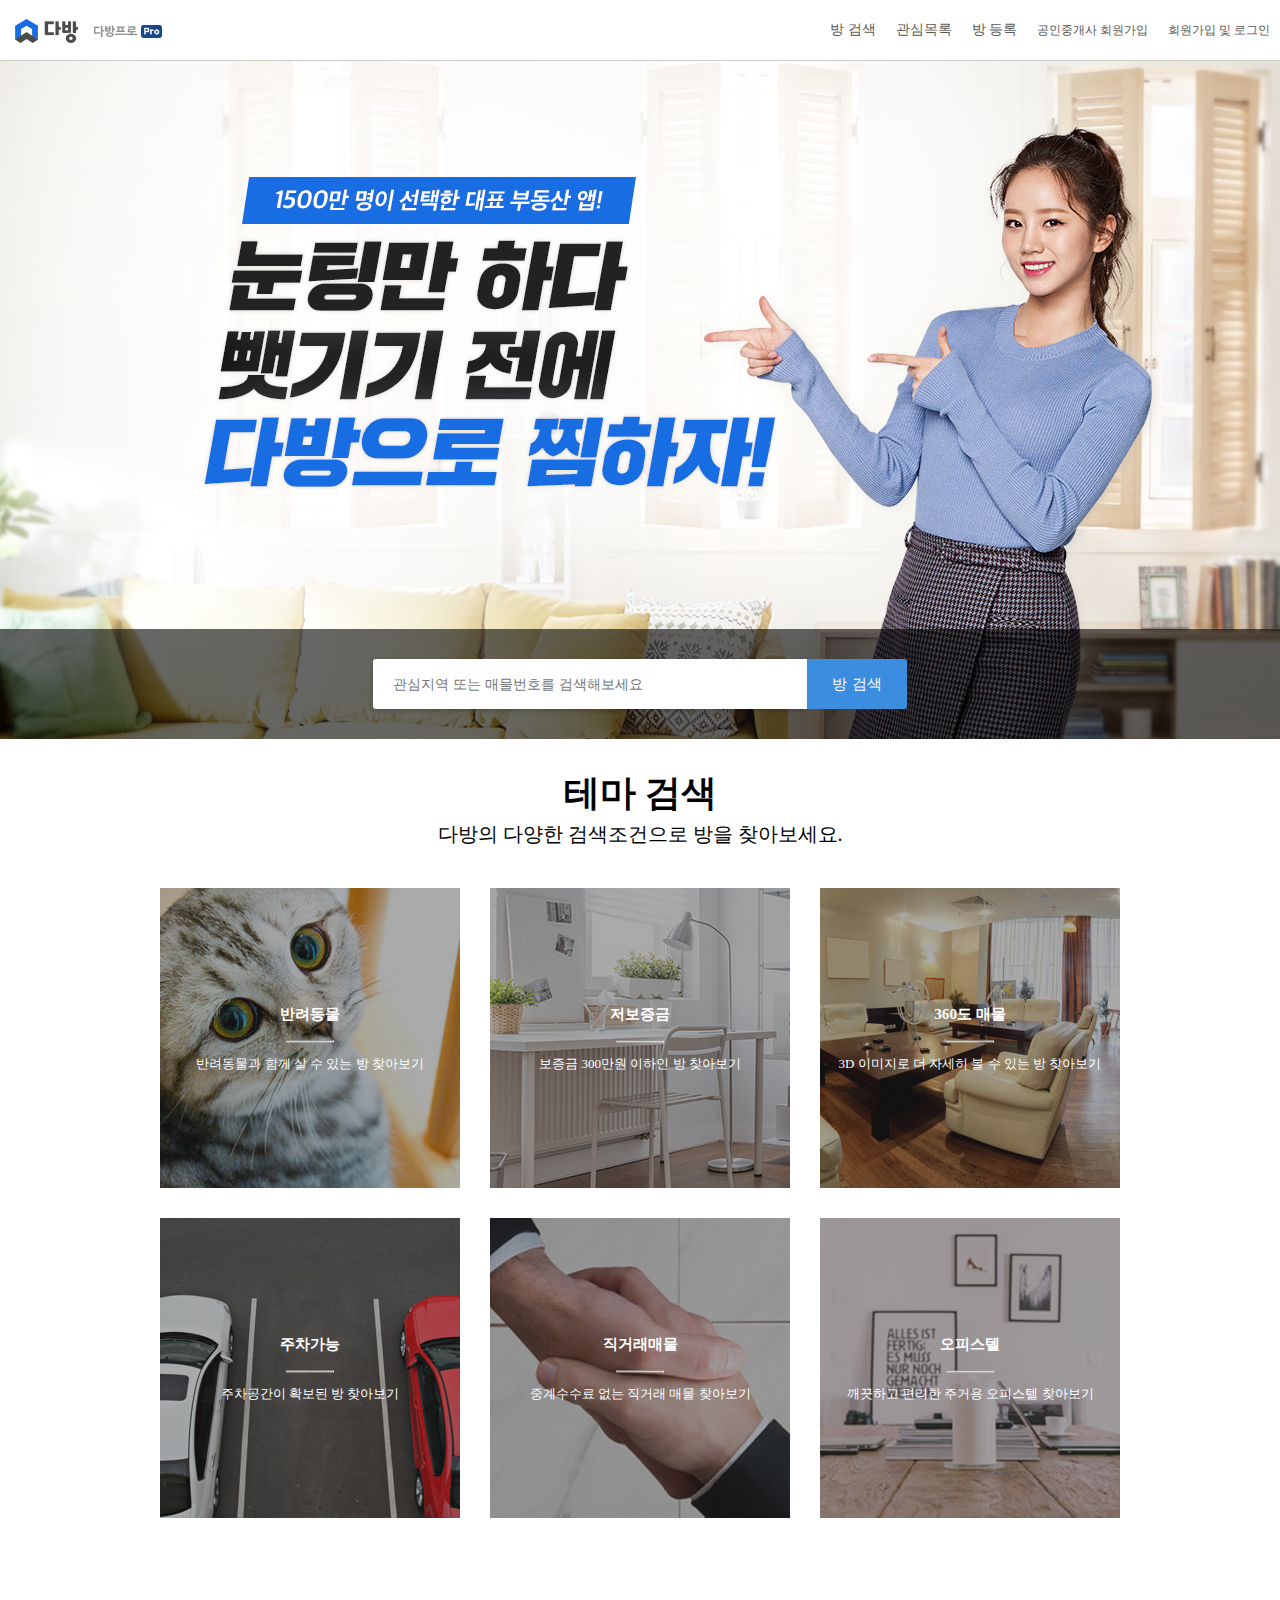
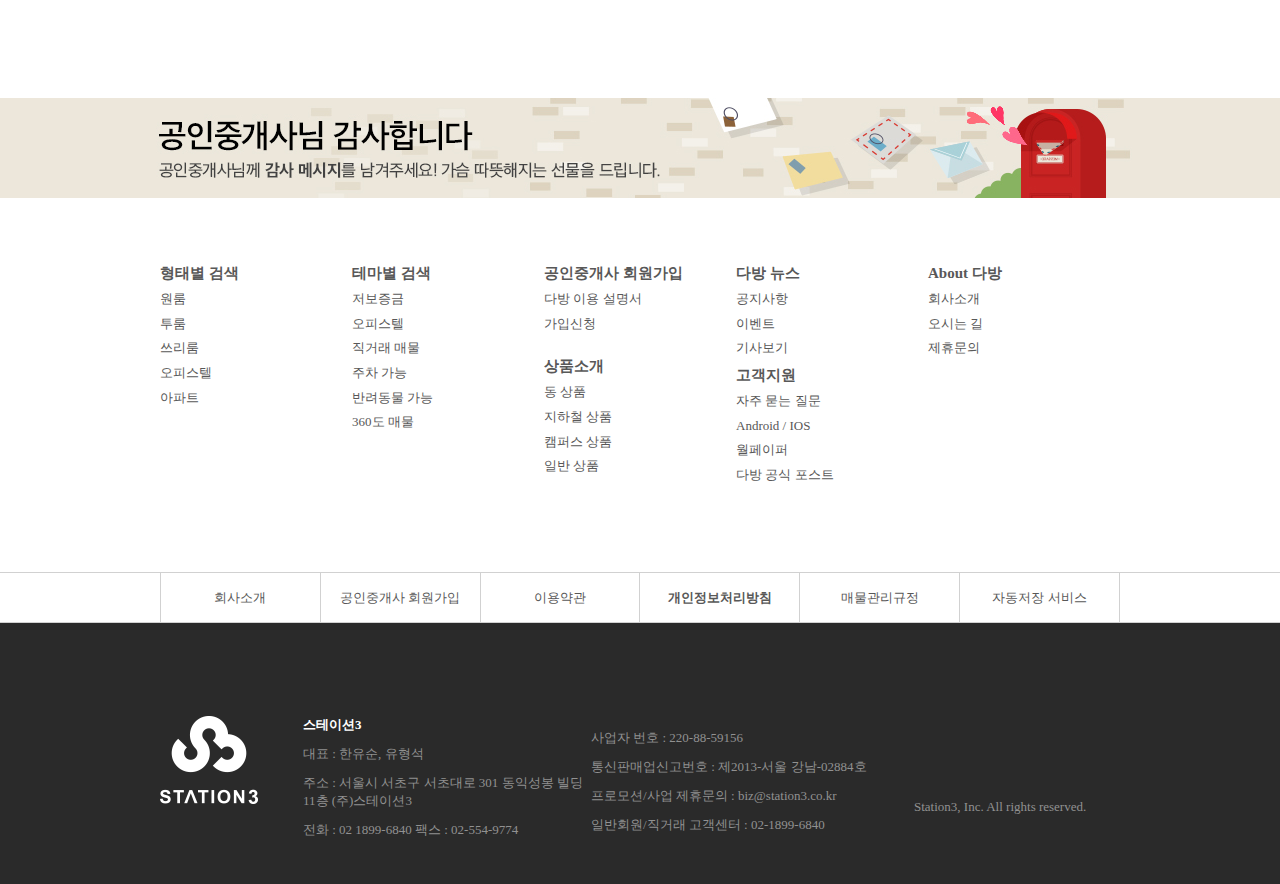
<file: WPS_1week/0907JungMongkyo_TIL/html/index.html>
<!DOCTYPE html>
<html lang="ko">
<head>
  <meta charset="UTF-8">
  <meta name="viewport" content="width=device-width, initial-scale=1.0">
  <meta http-equiv="X-UA-Compatible" content="ie=edge">
  <title>Document</title>
  <link rel="stylesheet" href="../css/style.css">
</head>
<body>
  <div id="wrap">
    <header class="main-header">
      <nav class="clearfix">
        <!--
        메뉴를 수평 배치시킬때는 display: inline-block대신
        'float'속성을 사용
         -->
        <ul class="left horizontal">
          <li><a href="#"><img src="../images/logo.png" alt=""></a></li>
          <li><a href="#"><img src="../images/icon_pro.png" alt=""></a></li>
        </ul>
        <div class="right horizontal">
          <ul class="room-list horizontal">
            <li><a href="#">방 검색</a></li>
            <li><a href="#">관심목록</a></li>
            <li><a href="#">방 등록</a></li>
          </ul>
          <ul class="auth-list horizontal">
            <li><a href="#">공인중개사 회원가입</a></li>
            <li><a href="#">회원가입 및 로그인</a></li>
          </ul>
        </div>
      </nav>
      <div class="search-container">
        <!--
        1. 이미지를 나타나게 하기
          background-image 사용
            background-repeat
            background-position
            background-size <- 검색해서 어떤역할인지 보기
        2. 반투명 검은색 배경을 아래쪽에 표시
          position
            absolute
         -->
         <div class="input-bg">
           <form action="" class="clearfix">
             <input type="text" placeholder="관심지역 또는 매물번호를 검색해보세요">
             <button type="submit">방 검색</button>
           </form>
         </div>
      </div>
    </header>

    <section class="theme-search clearfix">
      <h2>테마 검색</h2>
      <p class="title-description">다방의 다양한 검색조건으로 방을 찾아보세요.</p>
      <ul class="contents">
        <!--
          position: absolute;

          요소의 크기 변경
          transform: scale();
        -->
        <li>
          <div class="bg pet"></div>
          <div class="mask"></div>
          <div class="typo">
            <h3>반려동물</h3>
            <hr>
            <p>반려동물과 함께 살 수 있는 방 찾아보기</p>
          </div>
        </li>
        <li>
          <div class="bg guarantee"></div>
          <div class="mask"></div>
          <div class="typo">
            <h3>저보증금</h3>
            <hr>
            <p>보증금 300만원 이하인 방 찾아보기</p>
          </div>
        </li>
        <li>
          <div class="bg threeturn"></div>
          <div class="mask"></div>
          <div class="typo">
            <h3>360도 매물</h3>
            <hr>
            <p>3D 이미지로 더 자세히 볼 수 있는 방 찾아보기</p>
          </div>
        </li>
        <li>
          <div class="bg parking"></div>
          <div class="mask"></div>
          <div class="typo">
            <h3>주차가능</h3>
            <hr>
            <p>주차공간이 확보된 방 찾아보기</p>
          </div>
        </li>
        <li>
          <div class="bg direct"></div>
          <div class="mask"></div>
          <div class="typo">
            <h3>직거래매물</h3>
            <hr>
            <p>중계수수료 없는 직거래 매물 찾아보기</p>
          </div>
        </li>
        <li>
          <div class="bg officetel"></div>
          <div class="mask"></div>
          <div class="typo">
            <h3>오피스텔</h3>
            <hr>
            <p>깨끗하고 편리한 주거용 오피스텔 찾아보기</p>
          </div>
        </li>
      </ul>
    </section>
    <div class="thanksline">
      <div class="thanks"></div>
    </div>
    <section class="information clearfix">
      <ul>
        <h3>형태별 검색</h3>
        <li><a href="#">원룸</a></li>
        <li><a href="#">투룸</a></li>
        <li><a href="#">쓰리룸</a></li>
        <li><a href="#">오피스텔</a></li>
        <li><a href="#">아파트</a></li>
      </ul>
      <ul>
        <h3>테마별 검색</h3>
        <li><a href="#">저보증금</a></li>
        <li><a href="#">오피스텔</a></li>
        <li><a href="#">직거래 매물</a></li>
        <li><a href="#">주차 가능</a></li>
        <li><a href="#">반려동물 가능</a></li>
        <li><a href="#">360도 매물</a></li>
      </ul>
      <ul>
        <h3>공인중개사 회원가입</h3>
        <li><a href="#">다방 이용 설명서</a></li>
        <li><a href="#">가입신청</a></li>
        <br>
        <h3>상품소개</h3>
        <li><a href="#">동 상품</a></li>
        <li><a href="#">지하철 상품</a></li>
        <li><a href="#">캠퍼스 상품</a></li>
        <li><a href="#">일반 상품</a></li>
      </ul>
      <ul>
        <h3>다방 뉴스</h3>
        <li><a href="#">공지사항</a></li>
        <li><a href="#">이벤트</a></li>
        <li><a href="#">기사보기</a></li>
        <h3>고객지원</h3>
        <li><a href="#">자주 묻는 질문</a></li>
        <li><a href="#">Android / IOS</a></li>
        <li><a href="#">월페이퍼</a></li>
        <li><a href="#">다방 공식 포스트</a></li>
      </ul>
      <ul>
        <h3>About 다방</h3>
        <li><a href="#">회사소개</a></li>
        <li><a href="#">오시는 길</a></li>
        <li><a href="#">제휴문의</a></li>
      </ul>
    </section>
    <div class="buttonbox">
      <div class="buttonbox-list">
        <ul>
          <li id="firstlist-left"><a href="#" target="_blank">회사소개</a></li>
          <li><a href="#" target="_blank">공인중개사 회원가입</a></li>
          <li><a href="#" target="_blank">이용약관</a></li>
          <li id="fontlist-bold"><a href="#" target="_blank">개인정보처리방침</a></li>
          <li><a href="#" target="_blank">매물관리규정</a></li>
          <li><a href="#" target="_blank">자동저장 서비스</a></li>
        </ul>
      </div>
    </div>
    <div class="last-container">
      <div class="last-container-info clearfix">
        <div class="station-img">
          <a href="#"><img src="../images/station3.png" target="_blank"></a>
        </div>
        <div class="station-information">
          <ul class="station-information-korean">
            <li><em>스테이션3</em></li>
            <li>대표 : 한유순, 유형석</li>
            <li class="korean-padding">주소 : 서울시 서초구 서초대로 301 동익성봉 빌딩 11층 (주)스테이션3</li>
            <li>
              <span>전화 : 02 1899-6840</span>
              <span>팩스 : 02-554-9774</span>
            </li>
          </ul>
          <ul class="business-information">
            <li>사업자 번호 : 220-88-59156</li>
            <li>통신판매업신고번호 : 제2013-서울 강남-02884호</li>
            <li>프로모션/사업 제휴문의 : <a href="#">biz@station3.co.kr</a></li>
            <li>일반회원/직거래 고객센터 : 02-1899-6840</li>
          </ul>
          <ul class="last-information">
            <li><p>Station3, Inc. All rights reserved.</p></li>
          </ul>
        </div>

      </div>

    </div>
  </div>
</body>
</html>
</file>
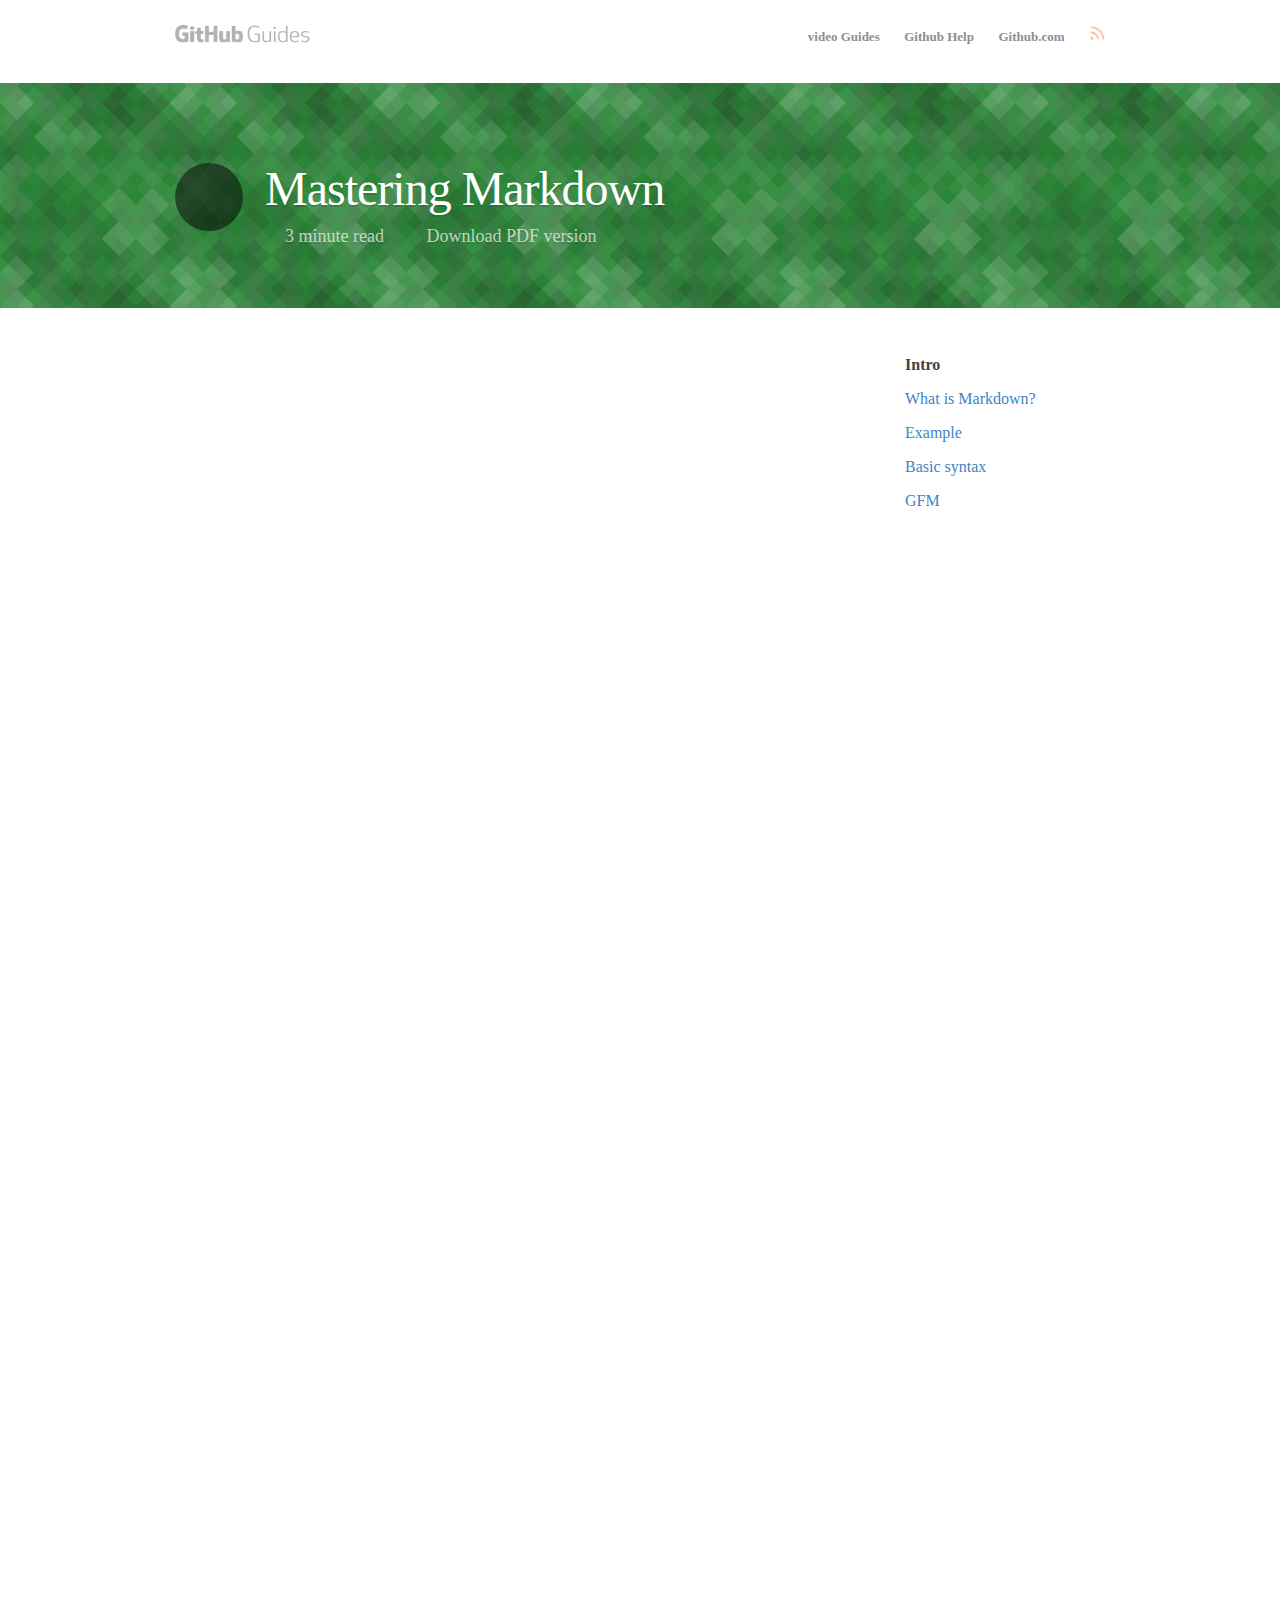
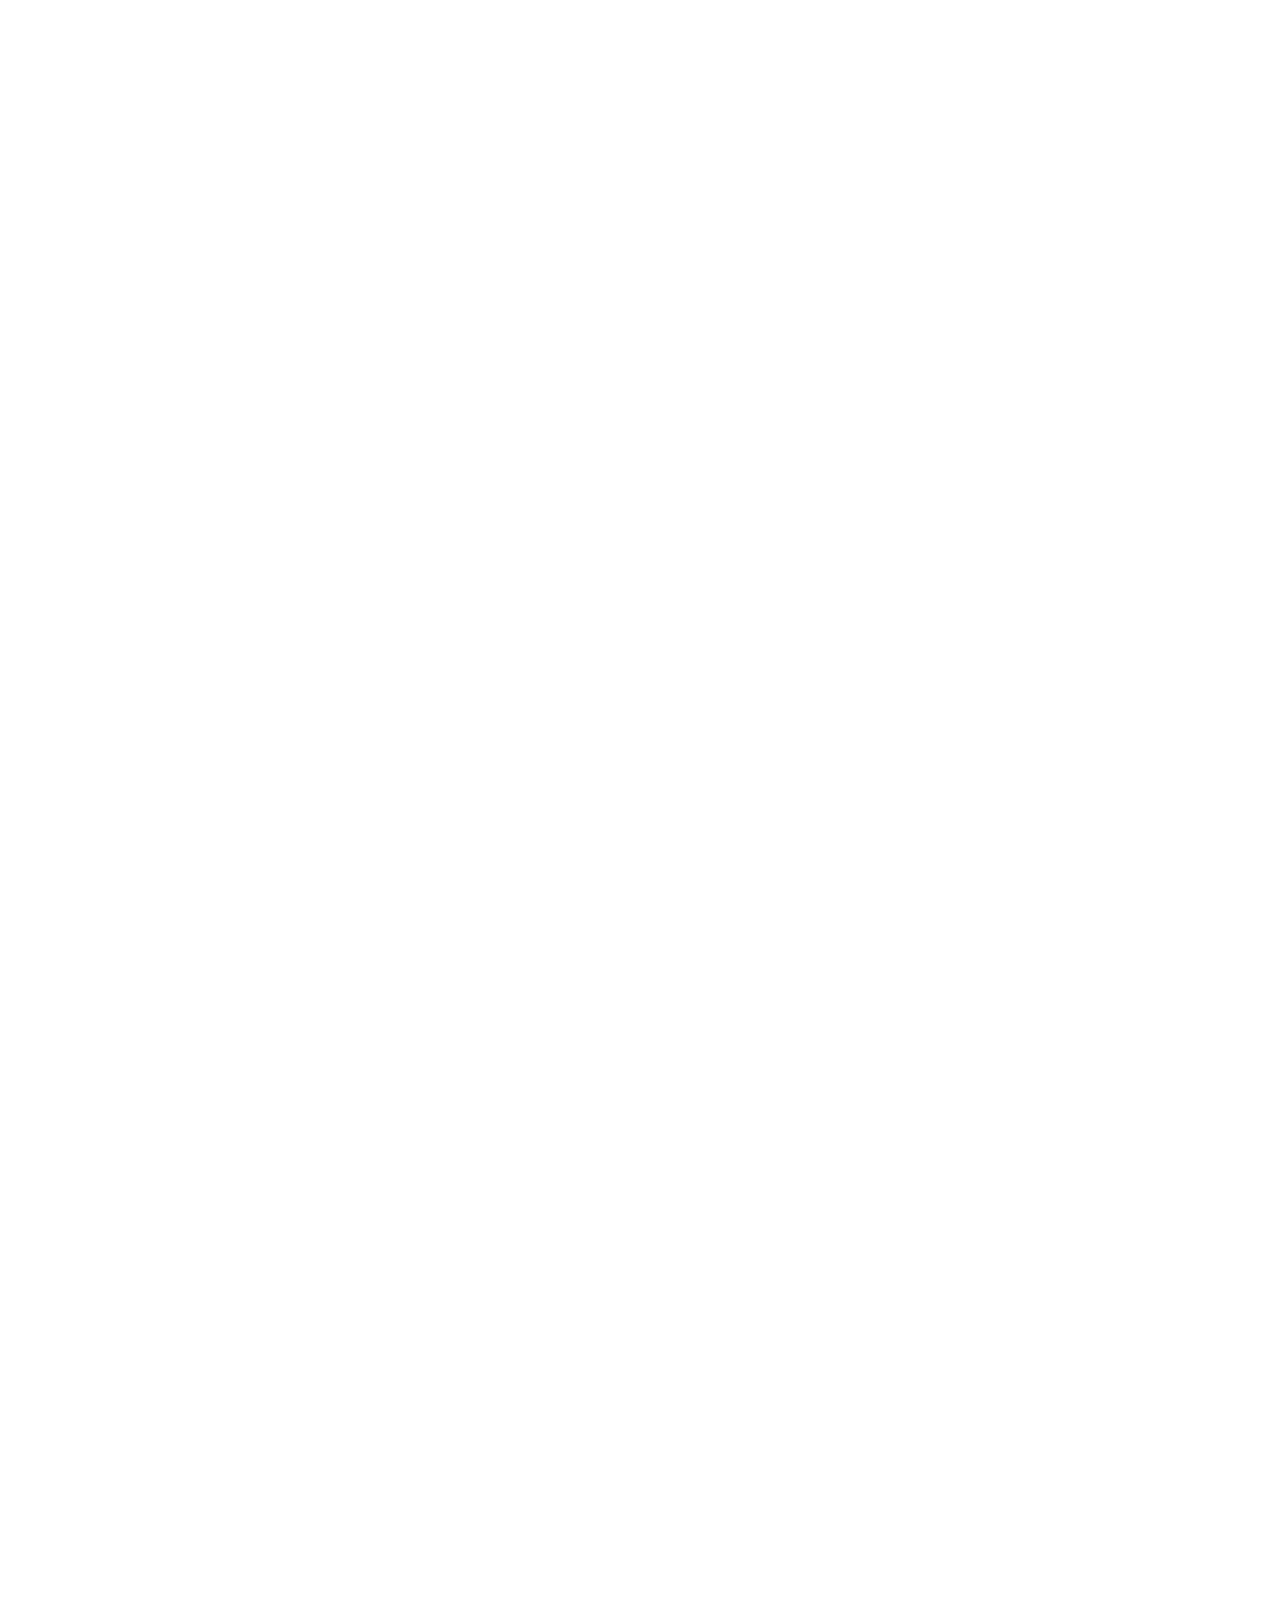
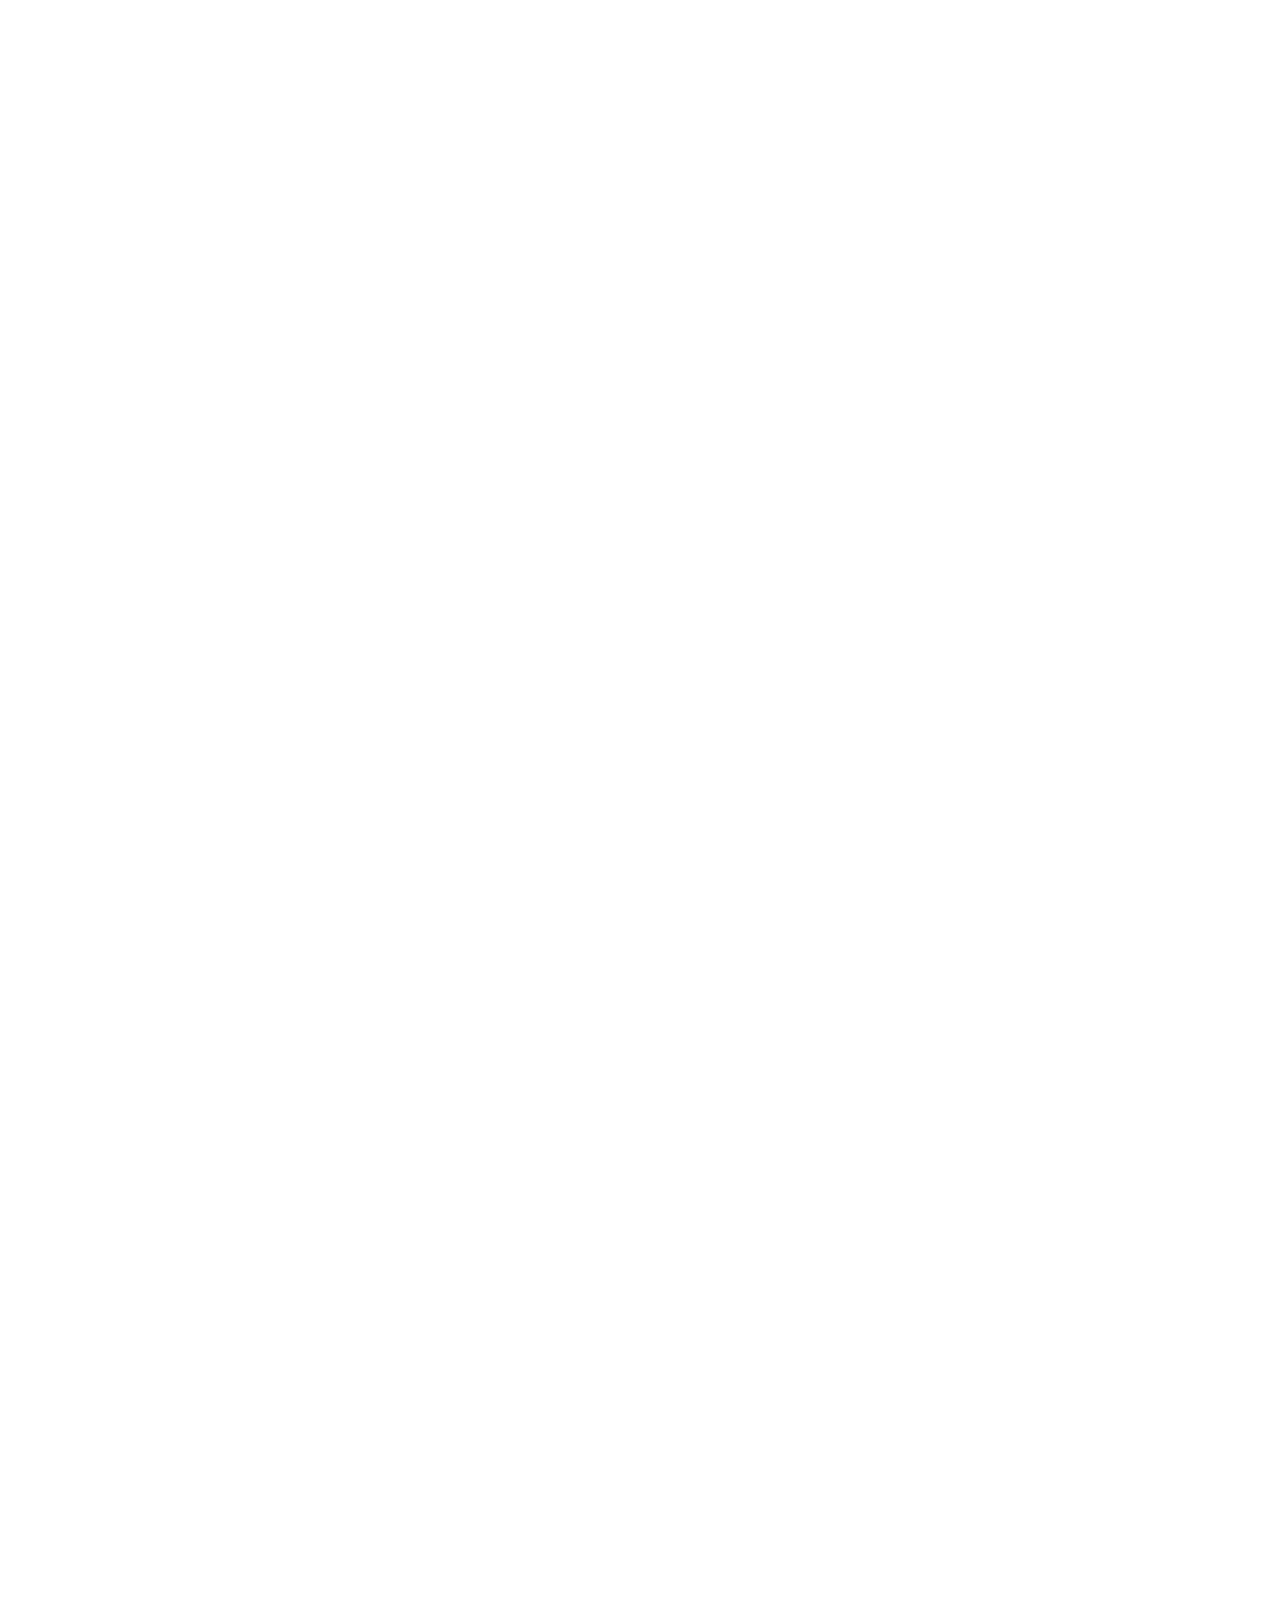
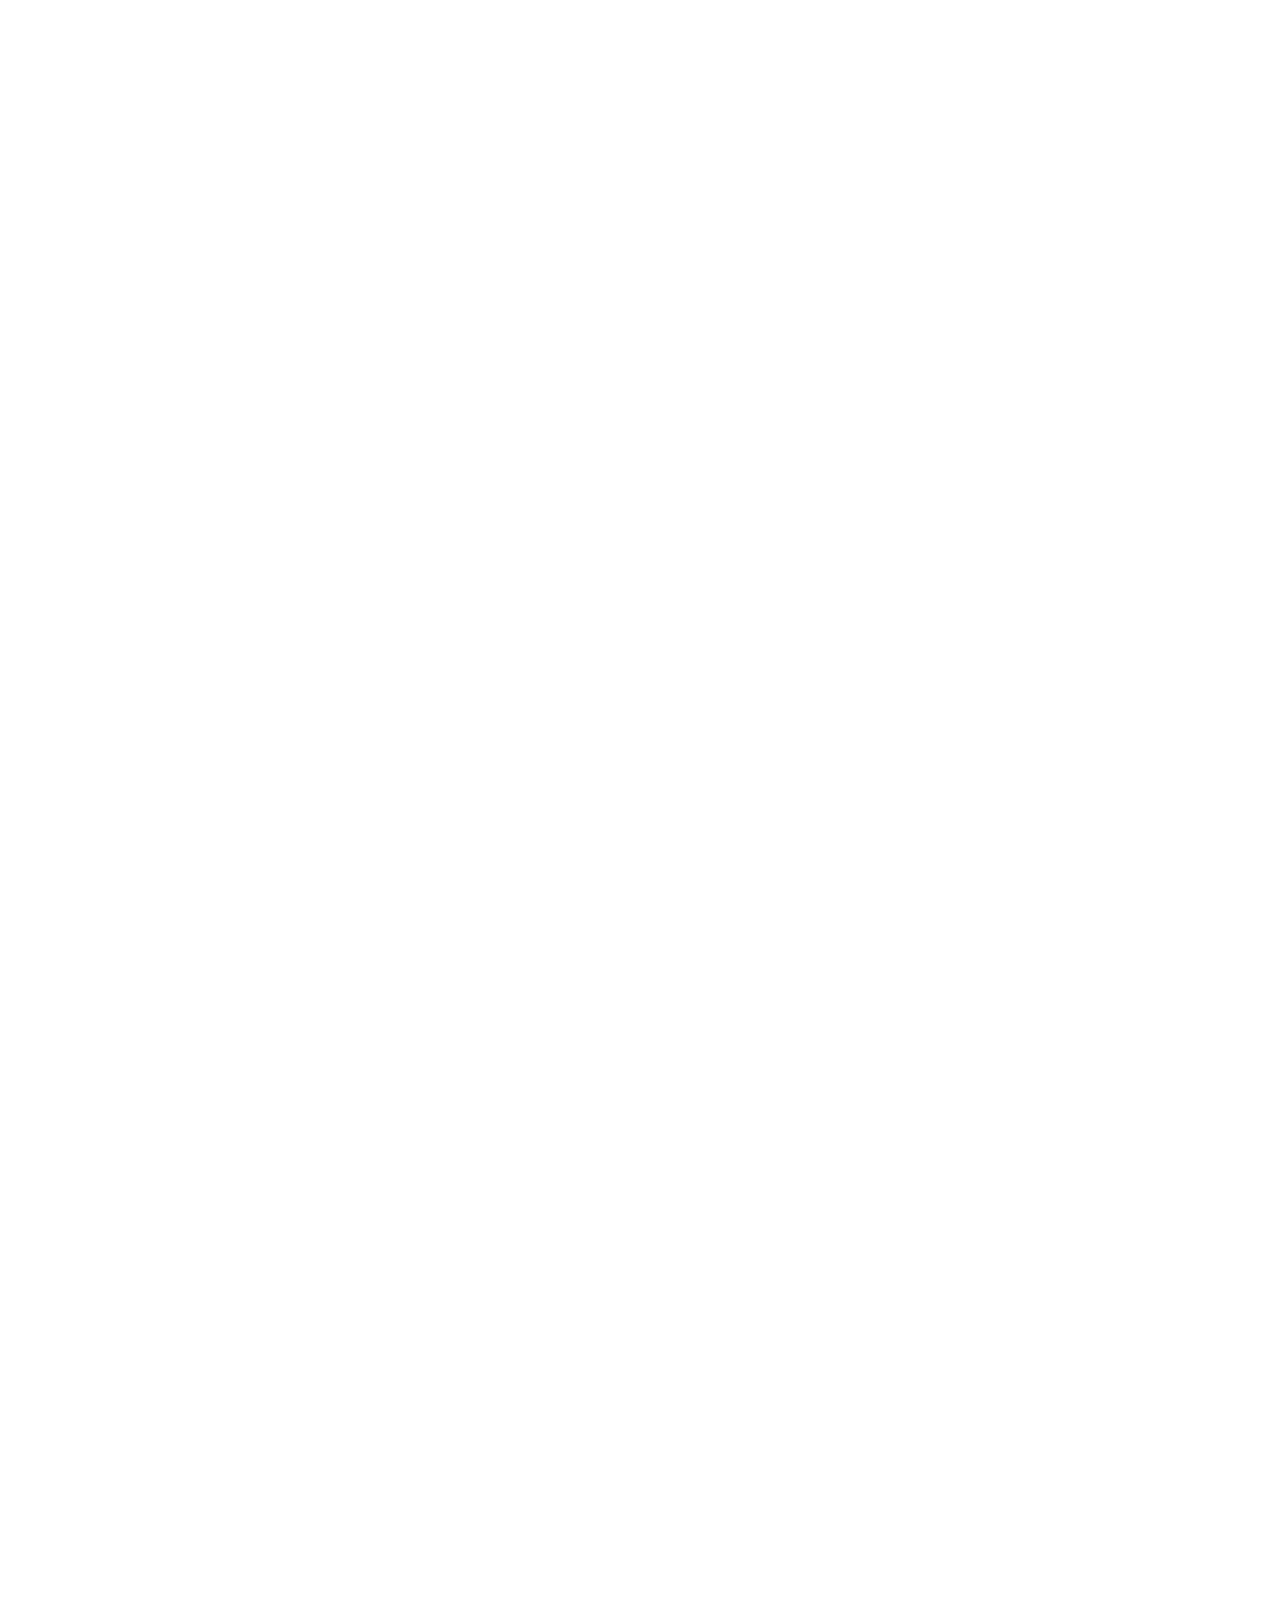
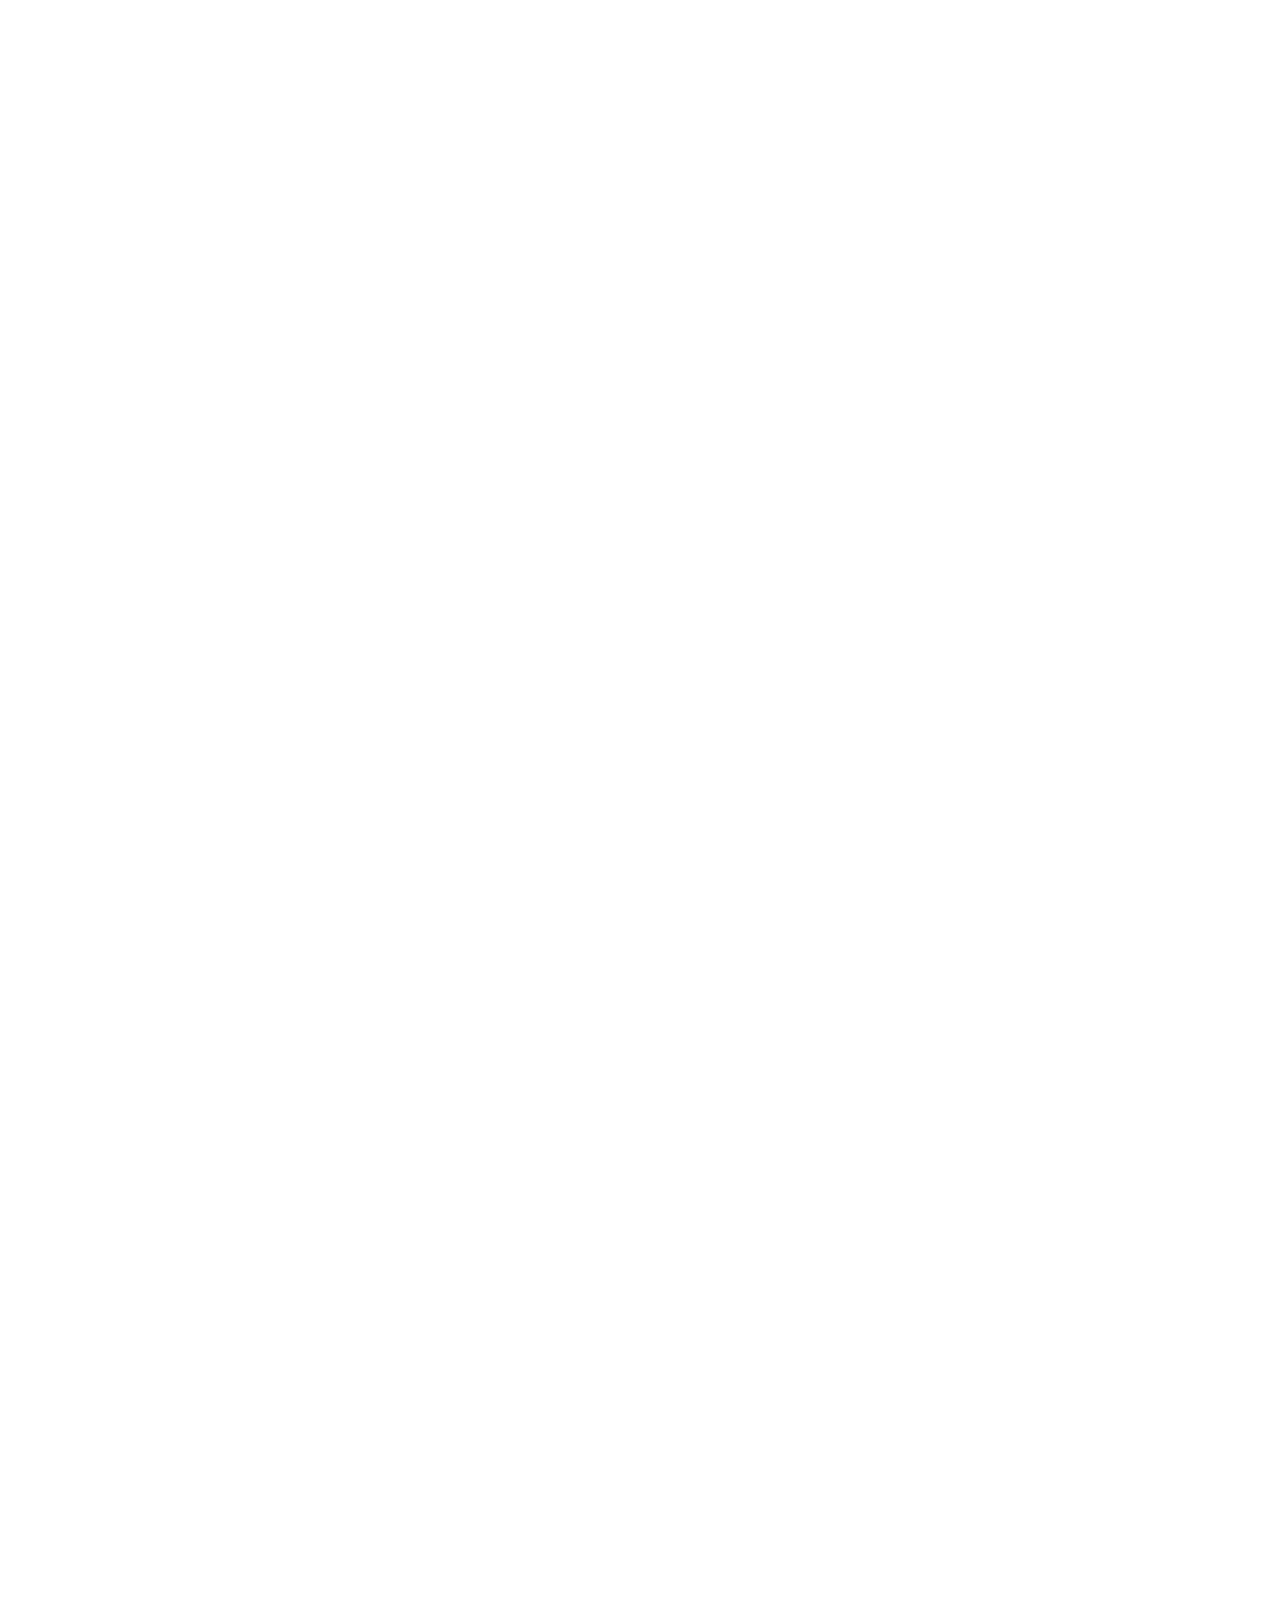
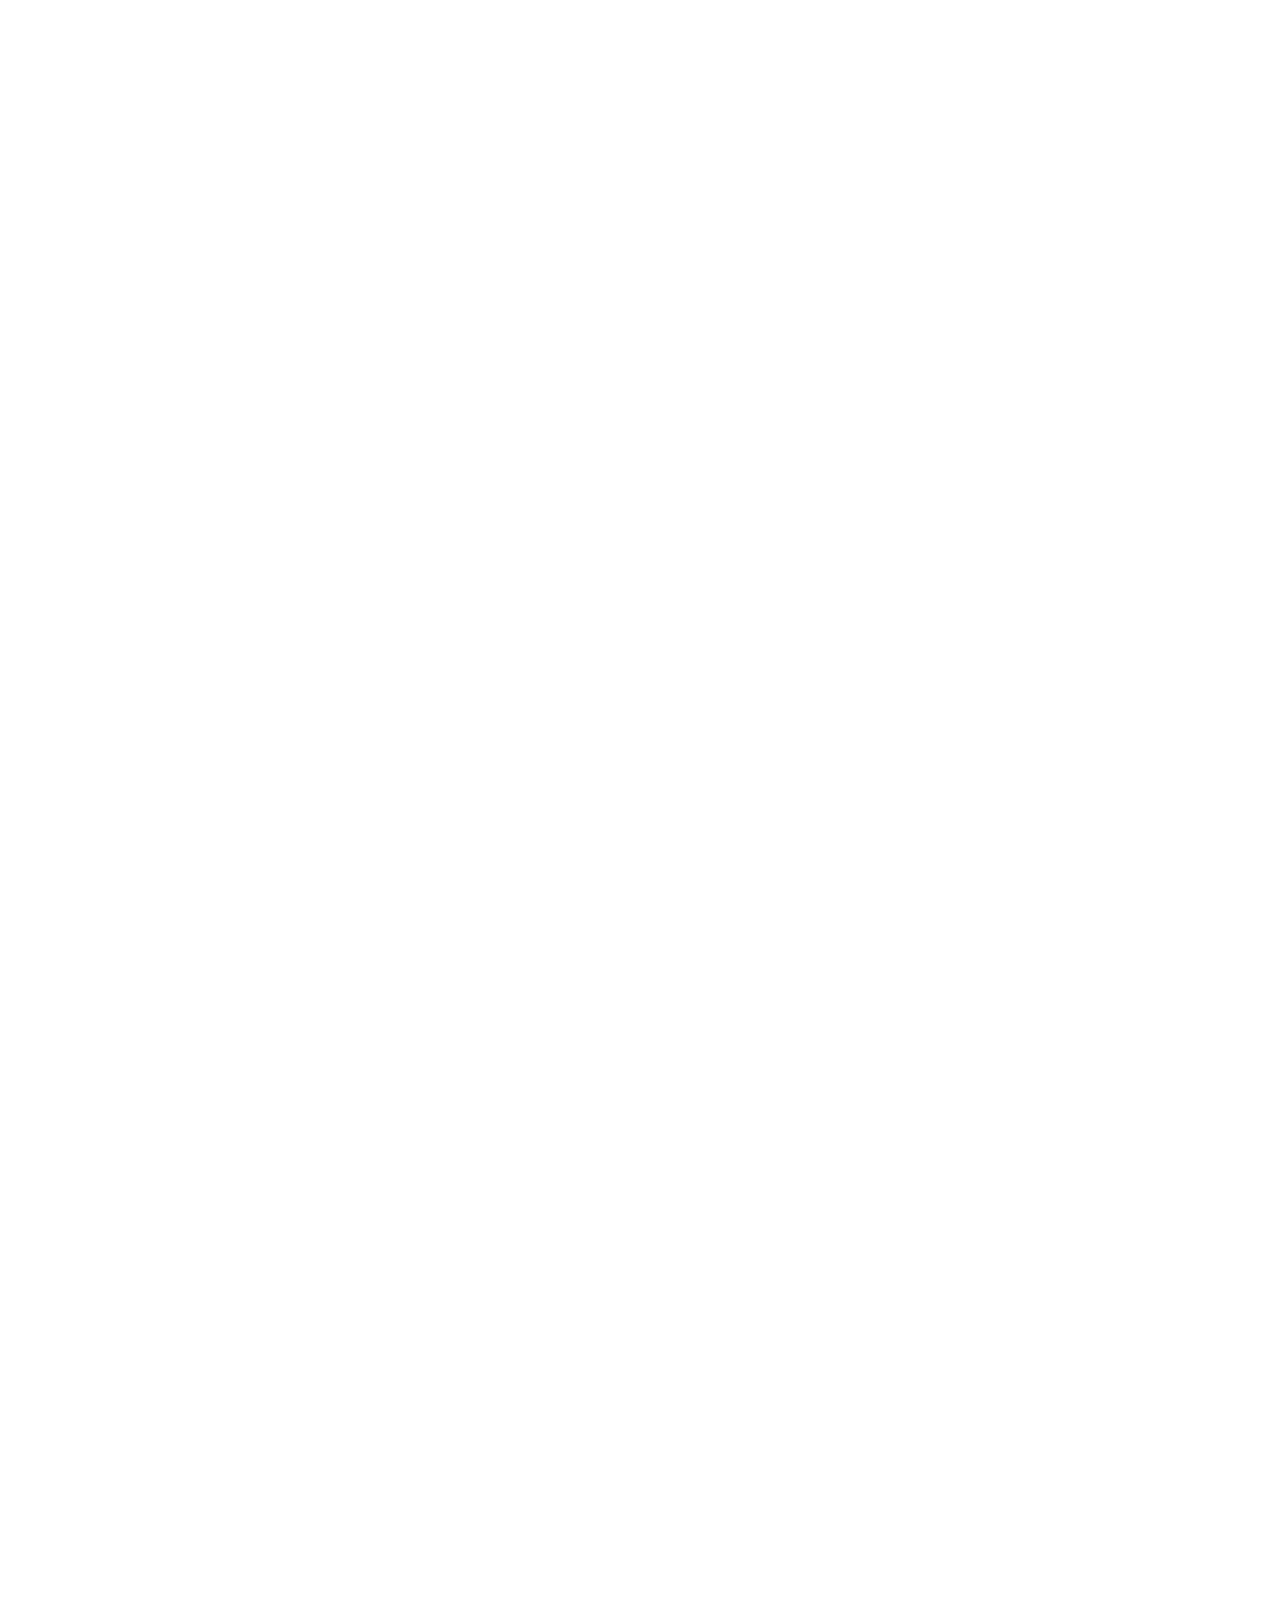
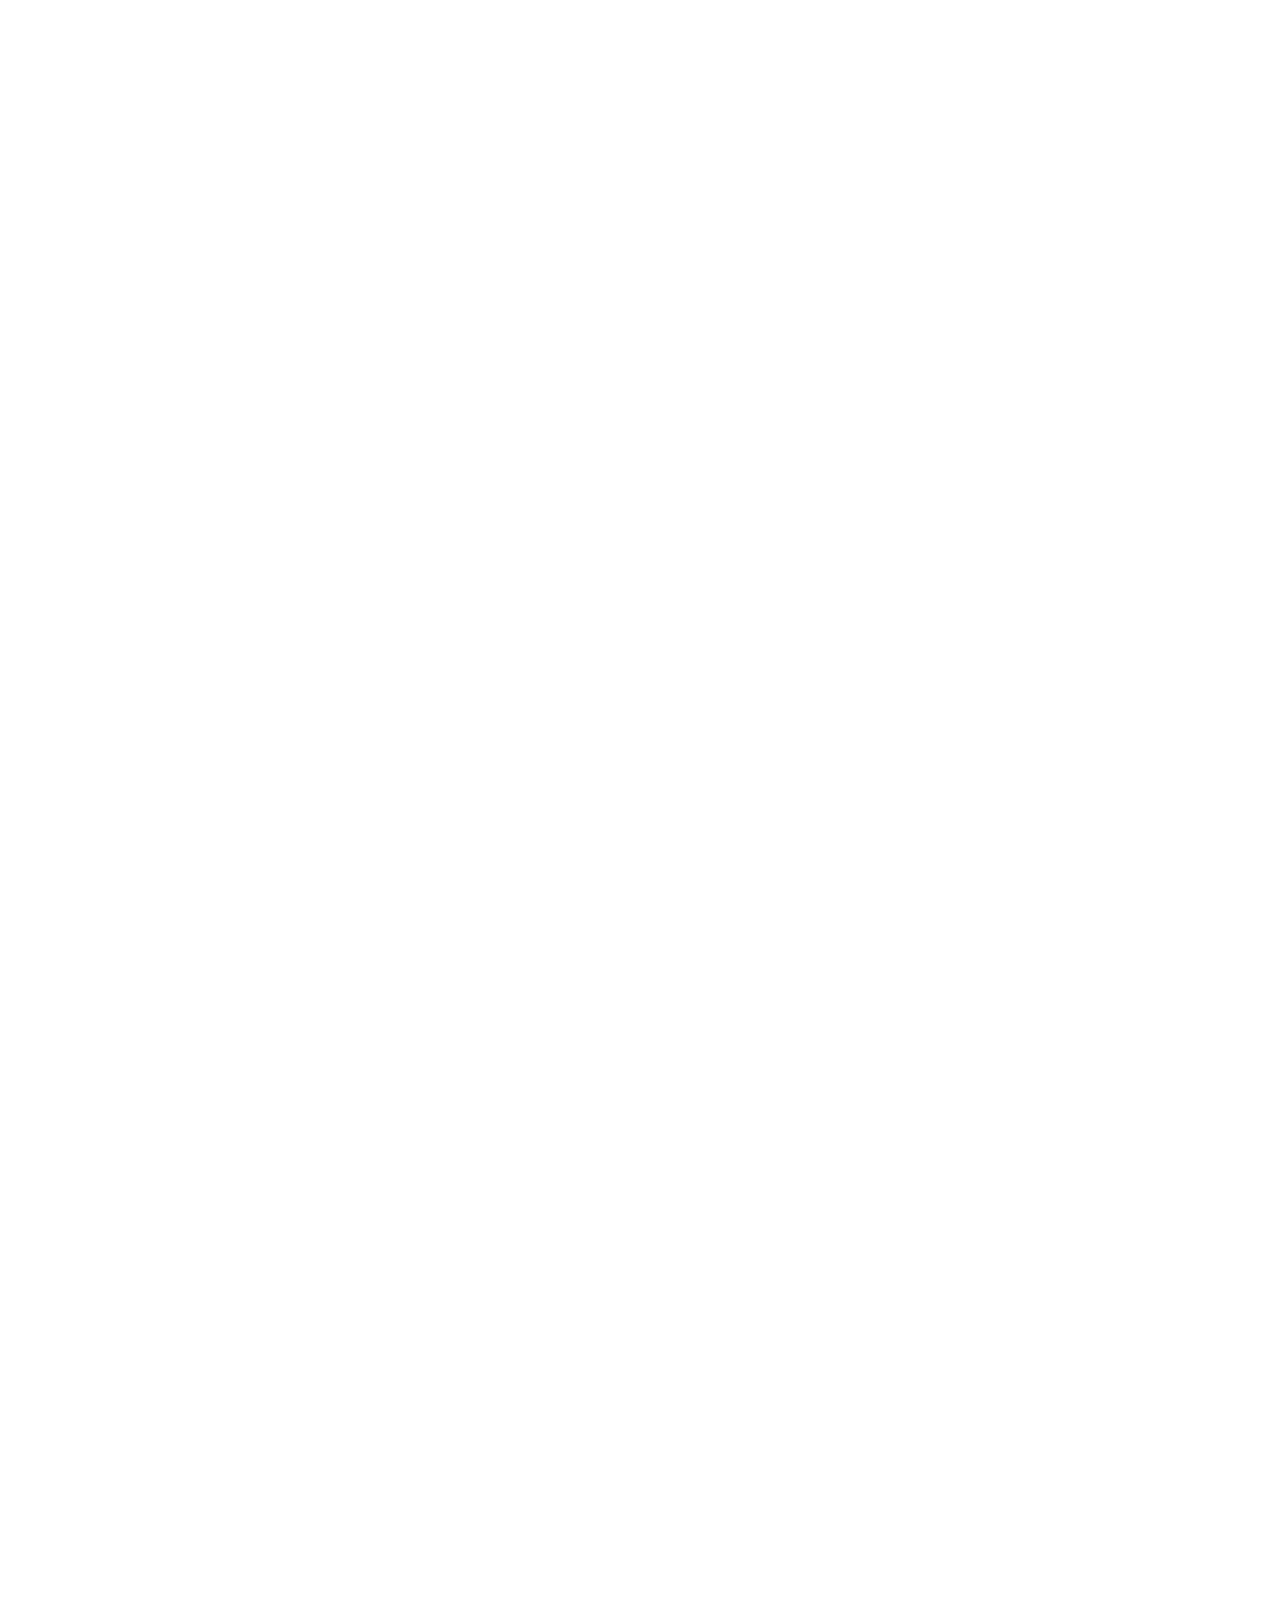
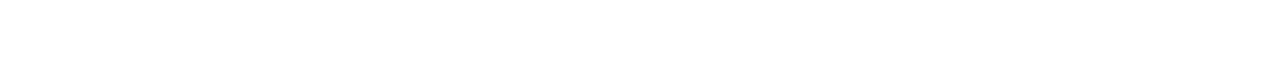
<file: WPS_2week/0910JungMongKyo_TIL/html_practice_MarkdownDocumatation/html/html_github_main.html>
<!DOCTYPE html>
<html lang="en">
<head>
  <meta charset="UTF-8">
  <meta name="viewport" content="width=device-width, initial-scale=1.0">
  <meta http-equiv="X-UA-Compatible" content="ie=edge">
  <title>Document</title>
  <link rel="stylesheet" href="../css/style.css">
</head>
<body>
  <header>
    <div class="top-wrap clearfix">
      <ul class="top-link">
        <li><a href="#"></a>video Guides</li>
        <li><a href="#"></a>Github Help</li>
        <li><a href="#"></a>Github.com</li>
        <li class="li-images-wifi"><img src="../images/wifi_image.png" width="16" height="16"></li>
      </ul>
      <a href="#"><img src="../images/logo.png" width="136" height="25" class="logo_image"></a>
    </div>
  </header>
  <article class="full">
    <div class="bg-green green-option">
      <div class="wrap">
        <div class="icon_container"></div>
        <h1>Mastering Markdown</h1>
        <span class="article_time">3 minute read</span>
        <a href="#" class="download_pdf"> Download PDF version</a>
      </div>
    </div>
    <div class="wrap_two">
      <div class="toc_wrapper">
        <ol class="toc_toc">
          <li class="intro"><a href="#"></a>Intro</li>
          <li><a href="#" class="what">What is Markdown?</a></li>
          <li><a href="#" class="example">Example</a></li>
          <li><a href="#" class="basic">Basic syntax</a></li>
          <li><a href="#" class="gfm">GFM</a></li>
        </ol>
      </div>
    </div>
    <div class="markdown_body">

    </div>
  </article>

</body>
</html>
</file>
<file: WPS_1week/0907JungMongkyo_TIL/css/style.css>
@charset "UTF-8";
a {
  text-decoration: none;
  color: #585858;
}

li, ul {
  list-style-type: none;
}

html, body {
  padding: 0;
  margin: 0;
  font-size: 13px;
}

/* 자식들을 수평배열할 요소에 대한 범용 클래스 */
.horizontal {
  padding: 0;
  margin: 0;
  list-style-type: none;
}

.horizontal > * {
  float: left;
}

.clearfix::after {
  content: '';
  display: block;
  clear: both;
}

header.main-header > nav {
  border-bottom: 1px solid #ccc;
}

header.main-header > nav > ul.left {
  float: left;
}

header.main-header > nav > ul.left > li:first-of-type {
  margin-left: 15px;
  margin-right: 15px;
}

header.main-header > nav > .right {
  float: right;
}

header.main-header > nav > .right > ul > li > a {
  color: #585858;
  text-decoration: none;
  padding: 0 3px;
  margin: 0 7px;
}

header.main-header > nav > .right > .room-list {
  font-size: 14px;
}

header.main-header > nav > .right > .auth-list {
  font-size: 12px;
}

header.main-header > nav ul > li > a {
  display: inline-block;
  height: 60px;
  line-height: 60px;
}

header.main-header > nav ul > li > a > img {
  vertical-align: middle;
}

.search-container {
  position: relative;
  height: 678px;
  background-image: url("../images/hr.png");
  background-position: center center;
  background-repeat: no-repeat;
  background-size: cover;
  background-color: #ebe6e0;
}

.search-container > .input-bg {
  position: absolute;
  left: 0;
  width: 100%;
  bottom: 0;
  height: 110px;
  background-color: rgba(0, 0, 0, 0.6);
}

.search-container > .input-bg > form {
  width: 534px;
  margin: 30px auto 0;
}

.search-container > .input-bg > form > * {
  float: left;
  height: 50px;
  box-sizing: border-box;
}

.search-container > .input-bg > form > input {
  width: 434px;
  padding: 0 20px;
  border: none;
  border-radius: 3px 0 0 3px;
  box-shadow: 0 2px 4px rgba(0, 0, 0, 0.2);
  font-size: 14px;
  line-height: 50px;
}

.search-container > .input-bg > form > button {
  width: 100px;
  border: none;
  border-radius: 0 3px 3px 0;
  font-size: 15px;
  color: white;
  background-color: #3b8de0;
  cursor: pointer;
  transition-duration: 0.5s;
}

.search-container > .input-bg > form > button:hover {
  background-color: #2074c8;
}

section.theme-search {
  width: 960px;
  margin: 0 auto;
  text-align: center;
  padding-bottom: 150px;
}

section.theme-search h2 {
  font-size: 36px;
  margin-bottom: 3px;
}

section.theme-search p.title-description {
  font-size: 20px;
  margin-top: 0;
  margin-bottom: 40px;
}

section.theme-search > ul {
  margin: 0;
  padding: 0;
  list-style-type: none;
}

section.theme-search > ul > li {
  position: relative;
  float: left;
  width: 300px;
  height: 300px;
  box-sizing: border-box;
  margin-right: 30px;
  margin-bottom: 30px;
  cursor: pointer;
  overflow: hidden;
}

section.theme-search > ul > li:nth-of-type(3n) {
  margin-right: 0;
}

section.theme-search > ul > li:hover > .bg {
  transform: scale(1.2);
}

section.theme-search > ul > li > * {
  position: absolute;
  left: 0;
  top: 0;
  width: 100%;
  height: 100%;
}

section.theme-search > ul > li > .bg {
  transition-duration: 0.3s;
}

section.theme-search > ul > li > .bg.pet {
  background-image: url("../images/cat.jpg");
}

section.theme-search > ul > li > .bg.guarantee {
  background-image: url("../images/guarantee.jpg");
}

section.theme-search > ul > li > .bg.threeturn {
  background-image: url("../images/threeturn.jpg");
}

section.theme-search > ul > li > .bg.parking {
  background-image: url("../images/parking.jpg");
}

section.theme-search > ul > li > .bg.direct {
  background-image: url("../images/direct.jpg");
}

section.theme-search > ul > li > .bg.officetel {
  background-image: url("../images/officetel.jpg");
}

section.theme-search > ul > li > .mask {
  background-color: #2a2a2a;
  opacity: .4;
}

section.theme-search > ul > li > .typo {
  color: white;
  height: auto;
  top: 50%;
  transform: translateY(-50%);
}

section.theme-search > ul > li > .typo > hr {
  width: 46px;
}

.thanksline {
  position: relative;
  width: 100%;
  height: 100px;
  background-image: url("../images/repeatbg.jpeg");
  background-repeat: repeat;
  text-align: center;
}

.thanksline > .thanks {
  display: inline-block;
  width: 1000px;
  height: 100px;
  background-image: url("../images/thankyou.jpeg");
  text-indent: -10000px;
}

section.information {
  text-align: center;
  width: 960px;
  margin: 48px auto 71px;
}

section.information > ul {
  float: left;
  padding: 0;
  width: 192px;
  text-align: left;
}

section.information > ul > h3 {
  margin: 0;
  padding: 0;
  font-size: 15px;
  font-weight: bold;
  line-height: 1.86666667em;
  color: #585858;
}

section.information > ul > li {
  text-align: center left;
  margin-bottom: 22px;
  line-height: 1.9;
  font-size: 13px;
  margin: 0;
  cursor: pointer;
}

.buttonbox {
  position: relative;
  width: 100%;
  border-top: 1px solid #d1d1d1;
  border-bottom: 1px solid #d1d1d1;
  background-color: #fff;
}

.buttonbox > .buttonbox-list {
  width: 960px;
  height: 49px;
  margin: 0 auto;
}

.buttonbox > .buttonbox-list > ul {
  float: left;
  display: table;
  width: 100%;
  padding: 0;
  margin: 0;
}

.buttonbox > .buttonbox-list > ul > #firstlist-left {
  border-left: 1px solid #d1d1d1;
}

.buttonbox > .buttonbox-list > ul > #fontlist-bold {
  font-weight: bold;
}

.buttonbox > .buttonbox-list > ul > li {
  display: table-cell;
  width: 1%;
  border-right: 1px solid #d1d1d1;
}

.buttonbox > .buttonbox-list > ul > li:hover {
  background-color: #e7e7e7;
}

.buttonbox > .buttonbox-list > ul > li > a {
  display: block;
  height: 49px;
  color: #585858;
  font-size: 13px;
  line-height: 49px;
  text-decoration: none;
  text-align: center;
  cursor: pointer;
}

.last-container {
  position: relative;
  width: 100%;
  min-width: 1110px;
  clear: both;
  background-color: #2a2a2a;
}

.last-container > .last-container-info {
  z-index: 33;
  position: relative;
  width: 960px;
  height: 168px;
  padding-top: 93px;
  margin: 0 auto;
}

.last-container > .last-container-info > .station-img {
  float: left;
  width: 98px;
  margin: 0;
  padding: 0;
}

.last-container > .last-container-info > .station-information {
  float: left;
  color: #919191;
}

.last-container > .last-container-info > .station-information > ul.station-information-korean {
  float: left;
  width: 288px;
  margin: 0;
  padding: 0;
  margin-left: 45px;
}

.last-container > .last-container-info > .station-information > ul.station-information-korean > li {
  margin-bottom: 11px;
}

.last-container > .last-container-info > .station-information > ul.station-information-korean > li > em {
  color: #fff;
  font-weight: bold;
  font-style: normal;
}

.last-container > .last-container-info > .station-information > ul.station-information-korean > li > .korean-padding {
  padding: 5.5px 0;
}

.last-container > .last-container-info > .station-information > ul.business-information {
  float: left;
  width: 323px;
  padding: 0;
}

.last-container > .last-container-info > .station-information > ul.business-information > li {
  margin-bottom: 11px;
}

.last-container > .last-container-info > .station-information > ul.business-information > li > a {
  color: #919191;
}

.last-container > .last-container-info > .station-information > ul.last-information {
  float: left;
  width: 196px;
  padding: 0;
}

.last-container > .last-container-info > .station-information > ul.last-information > li {
  margin-top: 70px;
  margin-bottom: 11px;
}
</file>
<file: WPS_2week/0910JungMongKyo_TIL/html_practice_MarkdownDocumatation/css/style.css>
html, body {
  padding: 0;
  margin: 0;
  font-size: 13px;
}

* {
  box-sizing: border-box;
}

body {
  margin: 0;
  font-size: 18px;
  color: #444;
  background-color: #fff;
  display: block;
  box-sizing: border-box;
}

.clearfix::after {
  content: '';
  display: block;
  clear: both;
}

div {
  display: block;
}

li, ul {
  list-style-type: none;
}

a {
  text-decoration: none;
}

header {
  position: relative;
  padding: 23px 0 20px;
  display: block;
}

header .top-wrap {
  max-width: 960px;
  padding: 0 15px;
  margin: 0 auto;
}

header .top-wrap > ul.top-link {
  float: right;
  padding: 0;
  margin: 2px 0 0;
}

header .top-wrap > ul.top-link > li {
  display: inline-block;
  margin-left: 20px;
  font-size: 13px;
  font-weight: bold;
  color: #444;
  list-style-type: none;
  cursor: pointer;
  opacity: .6;
}

header .top-wrap > ul.top-link > li > img {
  box-sizing: border-box;
  color: #999;
  text-decoration: none;
}

header .top-wrap > a > img.logo_image {
  box-sizing: border-box;
  opacity: .3;
}

article {
  position: relative;
  line-height: 1.5;
  display: block;
  box-sizing: border-box;
  height: 5743.02px;
}

article > .bg-green {
  background-image: url(../images/bg_green.svg);
}

article > .green-option {
  position: relative;
  margin-top: 10px;
  margin-bottom: 40px;
  text-shadow: 0 2px 0 rgba(0, 0, 0, 0.15);
  background-color: #aaa;
  height: 224.83px;
}

article > div > .wrap {
  position: relative;
  z-index: 2;
  padding: 50px 0;
  color: #fff;
  margin: 0 auto;
  width: 960px;
  height: 224.82px;
}

article > div > .wrap > .icon_container {
  position: absolute;
  left: 15px;
  display: inline-block;
  float: left;
  margin-top: 30px;
  margin-right: 20px;
  width: 68px;
  height: 68px;
  text-align: center;
  background-color: rgba(0, 0, 0, 0.5);
  border-radius: 34px;
}

article > div > .wrap > h1 {
  margin-bottom: 10px;
  margin-left: 105px;
  font-size: 48px;
  font-weight: normal;
  line-height: 1;
  letter-spacing: -1px;
}

article > div > .wrap > span.article_time {
  color: rgba(255, 255, 255, 0.7);
  margin-left: 125px;
  clear: left;
}

article > div > .wrap > a.download_pdf {
  color: rgba(255, 255, 255, 0.7);
  margin-left: 38px;
  text-decoration: none;
}

article > div.wrap_two {
  max-width: 960px;
  padding: 0 15px;
  margin: 0 auto;
  height: 5478.19px;
}

article > div.wrap_two > .toc_wrapper {
  float: right;
  width: 200px;
  height: 170px;
}

article > div.wrap_two > .toc_wrapper > ol.toc_toc {
  padding: 0;
  width: 200px;
  height: 170px;
  margin: 0;
}

article > div.wrap_two > .toc_wrapper > ol.toc_toc > li {
  padding: 5px 0;
  margin: 0;
  font-size: 16px;
  list-style-type: none;
  display: list-item;
  text-align: -webkt-match-parent;
  text-decoration: none;
}

article > div.wrap_two > .toc_wrapper > ol.toc_toc > li a {
  color: #4183c4;
  text-decoration: none;
}

article > div.wrap_two > .toc_wrapper > ol.toc_toc .intro {
  font-weight: bold;
  color: #444;
}

article .markdown_body {
  width: 650px;
  height: 5448.190px;
  padding-bottom: 30px;
  font-size: 18px;
  line-height: 1.7;
  overflow: hidden;
}
</file>
